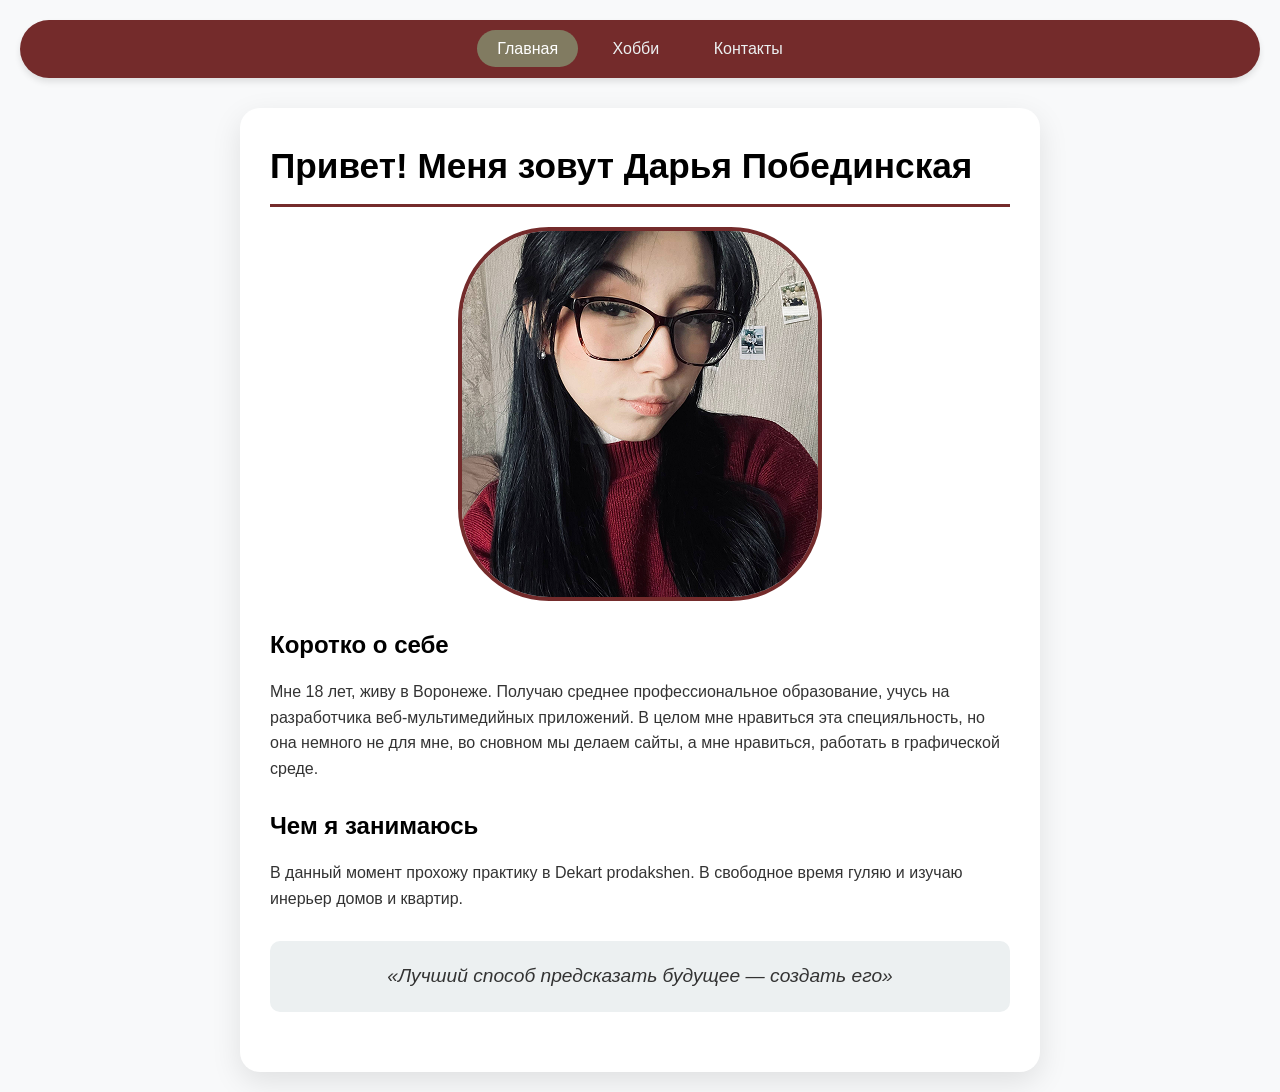
<file: index.html>
<!DOCTYPE html>
<html lang="ru">
<head>
    <meta charset="UTF-8">
    <meta name="viewport" content="width=device-width, initial-scale=1.0">
    <title>Главная — Обо мне</title>
    <link rel="stylesheet" href="style.css">
</head>
<body>

    <nav class="navbar">
        <a href="index.html" class="active">Главная</a>
        <a href="hobby.html">Хобби</a>
        <a href="contact.html">Контакты</a>
    </nav>

    <div class="container">
        <h1>Привет! Меня зовут Дарья Побединская</h1>
        <img src="img/Фото тг 1.png" class="avatar">
        
        <h2>Коротко о себе</h2>
        <p>Мне 18 лет, живу в Воронеже. Получаю среднее профессиональное образование, учусь на разработчика веб-мультимедийных приложений. В целом мне нравиться эта специяльность, но она немного не для мне, во сновном мы делаем сайты, а мне нравиться, работать в графической среде.</p>
        
        <h2>Чем я занимаюсь</h2>
        <p>В данный момент прохожу практику в Dekart prodakshen. В свободное время гуляю и изучаю инерьер домов и квартир.</p>
        
        <div class="quote">
            <p>«Лучший способ предсказать будущее — создать его»</p>
        </div>
    </div>

</body>
</html>
</file>
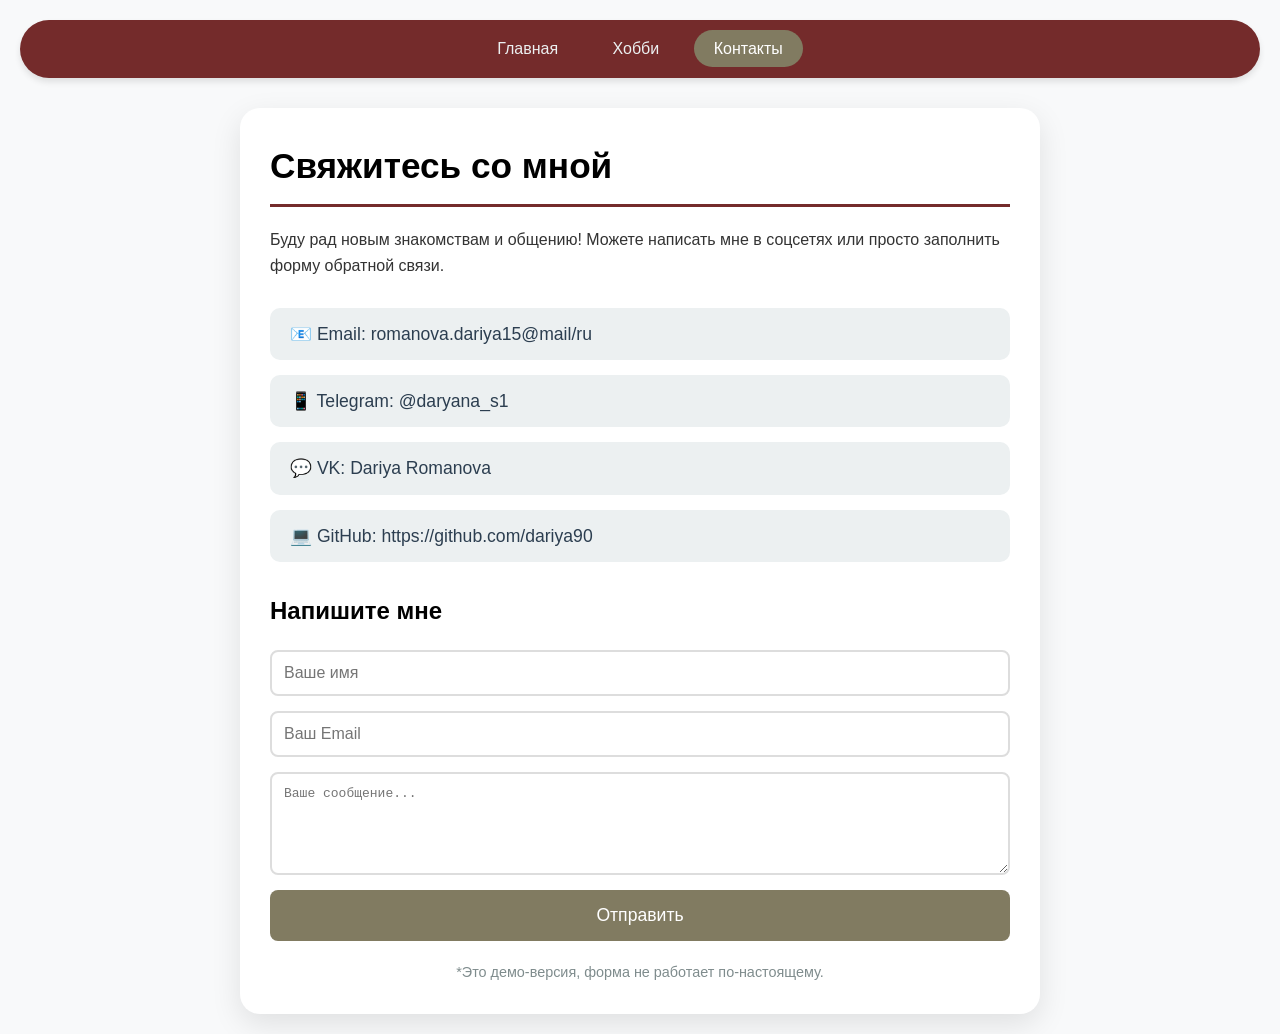
<file: contact.html>
<!DOCTYPE html>
<html lang="ru">
<head>
    <meta charset="UTF-8">
    <meta name="viewport" content="width=device-width, initial-scale=1.0">
    <title>Контакты</title>
    <link rel="stylesheet" href="style.css">
</head>
<body>

    <nav class="navbar">
        <a href="index.html">Главная</a>
        <a href="hobby.html">Хобби</a>
        <a href="contact.html" class="active">Контакты</a>
    </nav>

    <div class="container">
        <h1>Свяжитесь со мной</h1>
        <p>Буду рад новым знакомствам и общению! Можете написать мне в соцсетях или просто заполнить форму обратной связи.</p>
        
        <!-- Блок с соцсетями -->
        <div class="social-links">
            <a href="#">📧 Email: romanova.dariya15@mail/ru</a>
            <a href="#">📱 Telegram: @daryana_s1</a>
            <a href="#">💬 VK: Dariya Romanova</a>
            <a href="#">💻 GitHub: https://github.com/dariya90</a>
        </div>
        
        <!-- Простая форма обратной связи -->
        <h2>Напишите мне</h2>
        <form class="contact-form">
            <input type="text" placeholder="Ваше имя" required>
            <input type="email" placeholder="Ваш Email" required>
            <textarea rows="5" placeholder="Ваше сообщение..." required></textarea>
            <button type="submit">Отправить</button>
        </form>
        
        <p class="hint">*Это демо-версия, форма не работает по-настоящему.</p>
    </div>

</body>
</html>
</file>
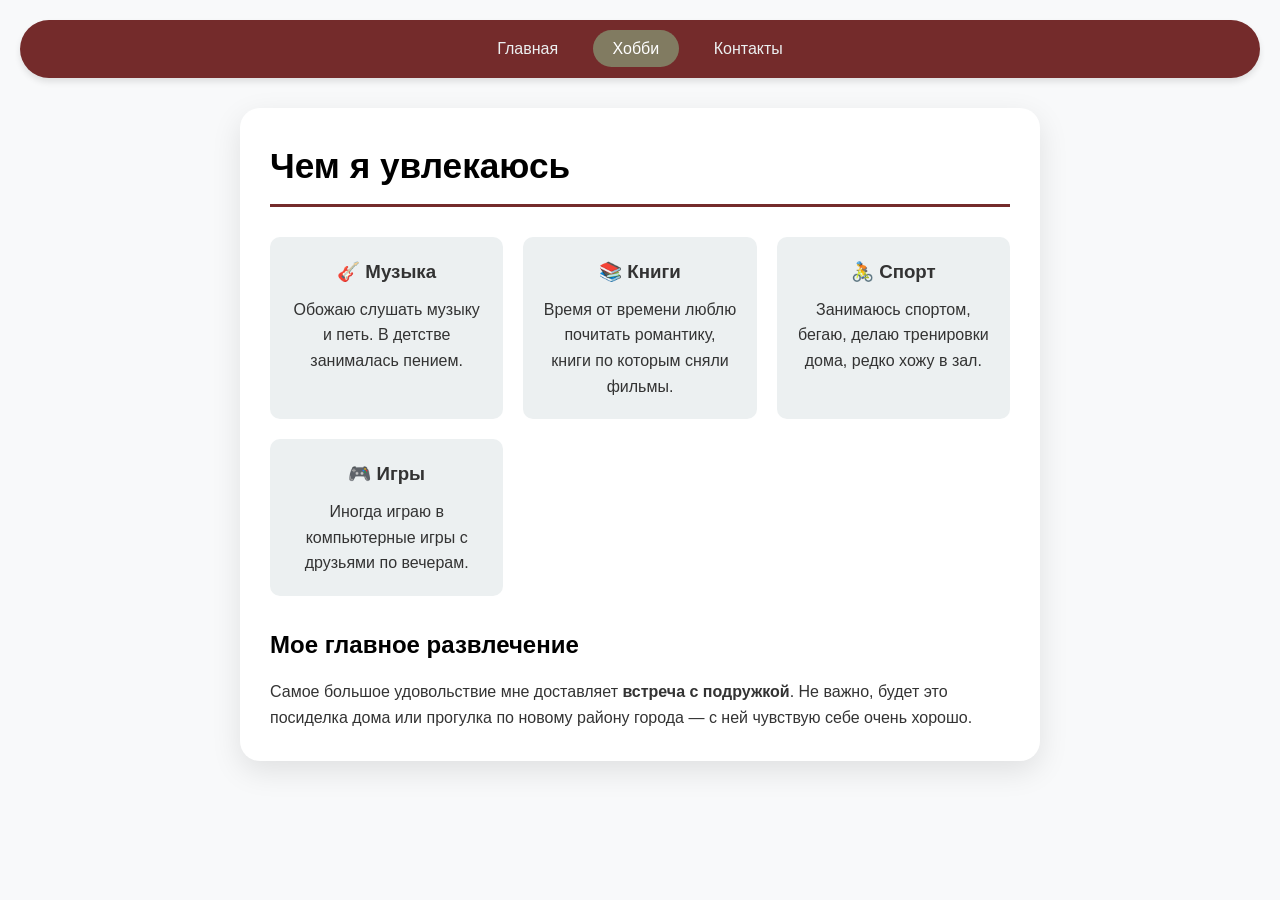
<file: hobby.html>
<!DOCTYPE html>
<html lang="ru">
<head>
    <meta charset="UTF-8">
    <meta name="viewport" content="width=device-width, initial-scale=1.0">
    <title>Мои увлечения</title>
    <link rel="stylesheet" href="style.css">
</head>
<body>

    <nav class="navbar">
        <a href="index.html">Главная</a>
        <a href="hobby.html" class="active">Хобби</a>
        <a href="contact.html">Контакты</a>
    </nav>

    <div class="container">
        <h1>Чем я увлекаюсь</h1>
        
        <div class="hobby-grid">
            <div class="hobby-card">
                <h3>🎸 Музыка</h3>
                <p>Обожаю слушать музыку и петь. В детстве занималась пением.</p>
            </div>
            <div class="hobby-card">
                <h3>📚 Книги</h3>
                <p>Время от времени люблю почитать романтику, книги по которым сняли фильмы.</p>
            </div>
            <div class="hobby-card">
                <h3>🚴 Спорт</h3>
                <p>Занимаюсь спортом, бегаю, делаю тренировки дома, редко хожу в зал.</p>
            </div>
            <div class="hobby-card">
                <h3>🎮 Игры</h3>
                <p>Иногда играю в компьютерные игры с друзьями по вечерам.</p>
            </div>
        </div>
        
        <h2>Мое главное развлечение</h2>
        <p>Самое большое удовольствие мне доставляет <strong>встреча с подружкой</strong>. Не важно, будет это посиделка дома или прогулка по новому району города — с ней чувствую себе очень хорошо.</p>
    </div>

</body>
</html>
</file>
<file: style.css>
* {
    margin: 0;
    padding: 0;
    box-sizing: border-box;
}

body {
    font-family: 'Segoe UI', Tahoma, Geneva, Verdana, sans-serif;
    background-color: #f8f9fa;
    color: #333;
    line-height: 1.6;
    padding: 20px;
}

/* Навигация */
.navbar {
    background-color: #742b2b;
    padding: 1rem 2rem;
    text-align: center;
    margin-bottom: 30px;
    border-radius: 50px;
    box-shadow: 0 4px 6px rgba(0,0,0,0.1);
}

.navbar a {
    color: #ecf0f1;
    text-decoration: none;
    padding: 10px 20px;
    margin: 0 5px;
    border-radius: 30px;
    transition: background 0.3s;
    font-weight: 500;
}

.navbar a:hover {
    background-color: #817B61;
}

.navbar a.active {
    background-color: #817B61;
    color: white;
}

/* Контейнер для контента */
.container {
    max-width: 800px;
    margin: 0 auto;
    background: white;
    padding: 30px;
    border-radius: 20px;
    box-shadow: 0 10px 30px rgba(0,0,0,0.1);
}

/* Заголовки */
h1 {
    color: #000000;
    margin-bottom: 20px;
    font-size: 2.2em;
    border-bottom: 3px solid #742b2b;
    padding-bottom: 10px;
}

h2 {
    color: #000000;
    margin: 25px 0 15px;
    font-size: 1.5em;
}

/* Для главной страницы */
.avatar {
    display: block;
    margin: 20px auto;
    border-radius: 25%;
    border: 4px solid #742b2b;
    object-fit: cover;
}

.quote {
    background: #ecf0f1;
    padding: 20px;
    border-radius: 10px;
    font-style: italic;
    text-align: center;
    margin: 30px 0;
    font-size: 1.2em;
}

/* Сетка для хобби */
.hobby-grid {
    display: grid;
    grid-template-columns: repeat(auto-fit, minmax(200px, 1fr));
    gap: 20px;
    margin: 30px 0;
}

.hobby-card {
    background: #ecf0f1;
    padding: 20px;
    border-radius: 10px;
    text-align: center;
    transition: transform 0.2s;
}

.hobby-card:hover {
    transform: translateY(-5px);
    background: #817B61;
    color: white;
}

.hobby-card h3 {
    margin-bottom: 10px;
}

/* Страница контактов */
.social-links {
    display: flex;
    flex-direction: column;
    gap: 15px;
    margin: 30px 0;
}

.social-links a {
    text-decoration: none;
    color: #2c3e50;
    padding: 12px 20px;
    background: #ecf0f1;
    border-radius: 10px;
    transition: all 0.3s;
    font-size: 1.1em;
}

.social-links a:hover {
    background: #817B61;
    color: white;
    padding-left: 30px;
}

/* Форма обратной связи */
.contact-form {
    display: flex;
    flex-direction: column;
    gap: 15px;
    margin-top: 20px;
}

.contact-form input,
.contact-form textarea {
    padding: 12px;
    border: 2px solid #ddd;
    border-radius: 8px;
    font-size: 1em;
    transition: border 0.3s;
}

.contact-form input:focus,
.contact-form textarea:focus {
    outline: none;
    border-color: #817B61;
}

.contact-form button {
    background: #817B61;
    color: white;
    border: none;
    padding: 15px;
    font-size: 1.1em;
    border-radius: 8px;
    cursor: pointer;
    transition: background 0.3s;
}

.contact-form button:hover {
    background: #bdb48e;
}

.hint {
    text-align: center;
    color: #7f8c8d;
    margin-top: 20px;
    font-size: 0.9em;
}

/* Адаптивность */
@media (max-width: 600px) {
    .navbar a {
        display: block;
        margin: 5px 0;
    }
    
    .container {
        padding: 20px;
    }
}
</file>
